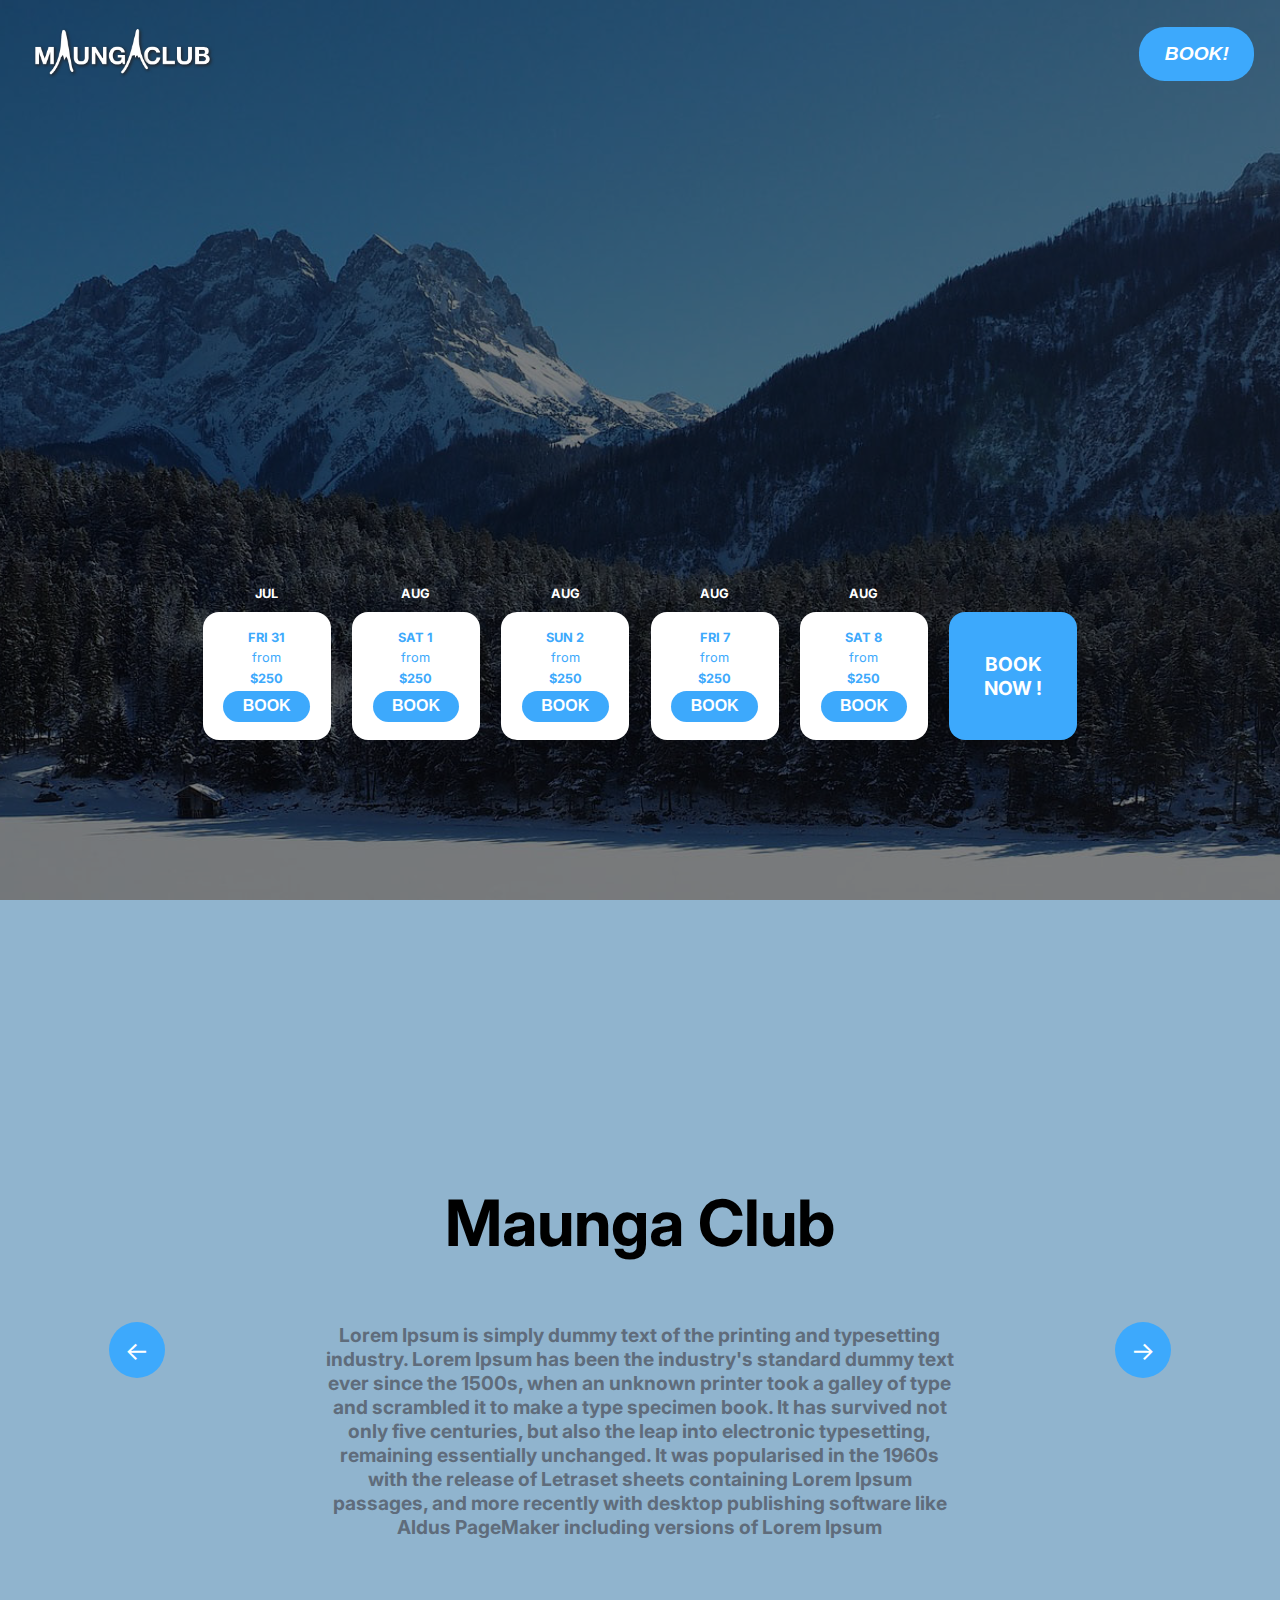
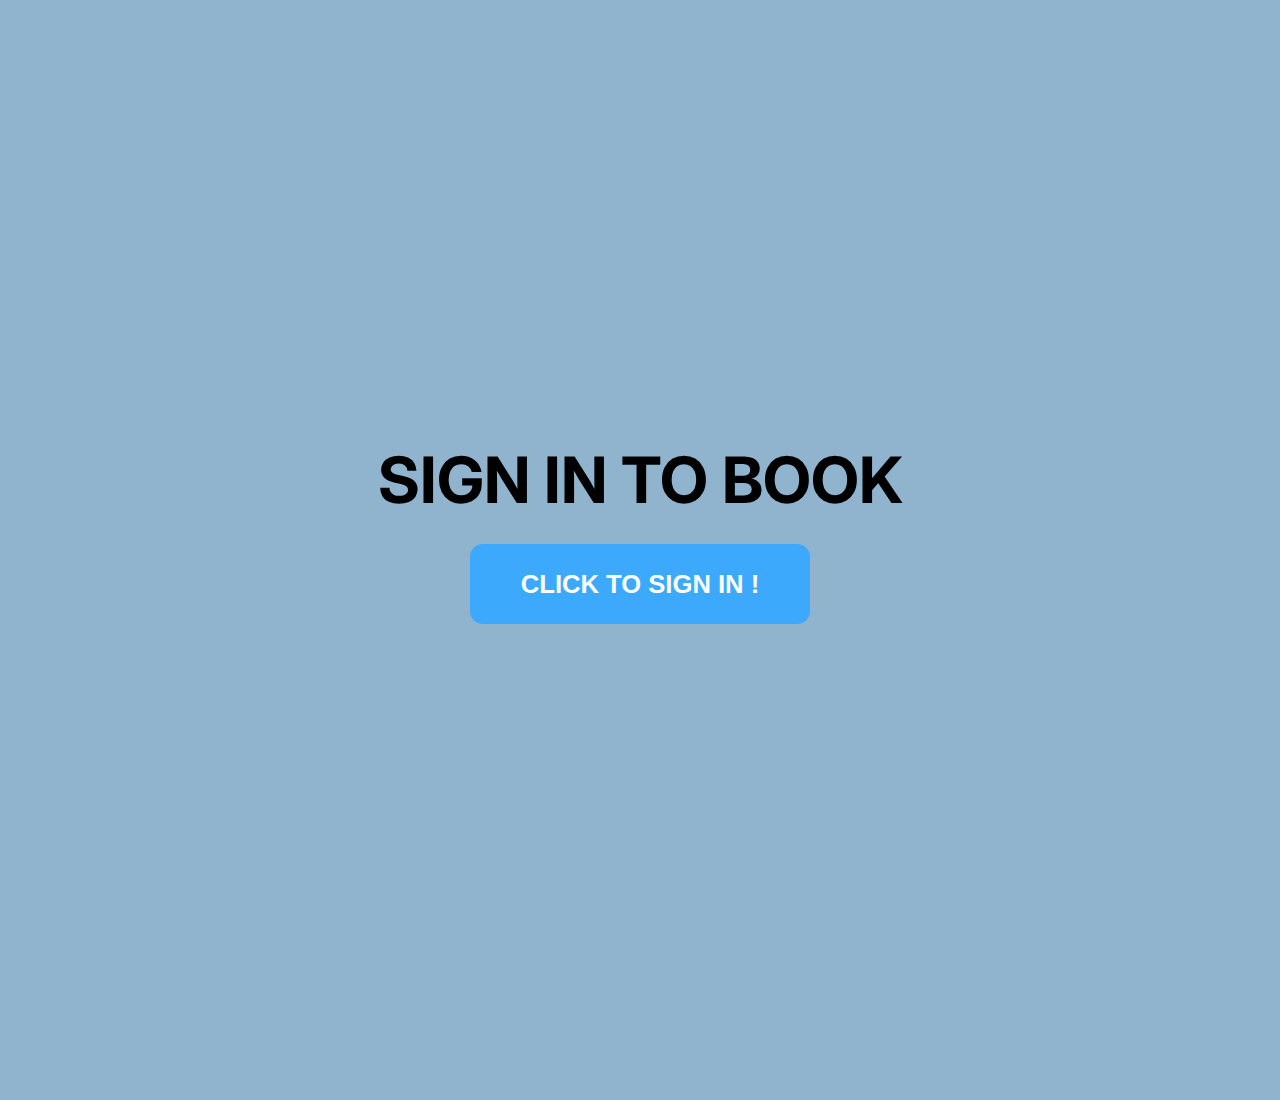
<file: index.html>
<!DOCTYPE html>
<html lang="en">
<head>
   <meta charset="UTF-8">
   <meta name="viewport" content="width=device-width, initial-scale=1.0">
   <title>Maunga Club</title>
   <meta name="description" content="Website about Maunga Club">

   <!-- CSS  -->
   <link rel="stylesheet" href="styles/global.css">
   <link rel="stylesheet" href="styles/cabin.css">
   <link rel="stylesheet" href="styles/homepage.css">
   <link rel="stylesheet" href="styles/auth.css">
   <link rel="stylesheet" href="styles/booking.css">
   
   <!-- Javascript -->
   <script src="javascript/aboutSlideAndCabinRender.js" defer></script>
   <script src="javascript/booking.js" defer></script>
   
   <!-- Fonts -->
   <link rel="preconnect" href="https://fonts.googleapis.com">
   <link rel="preconnect" href="https://fonts.gstatic.com" crossorigin>
   <link
      href="https://fonts.googleapis.com/css2?family=Belanosima:wght@400;600;700&family=Inter:wght@400;500;600;700;800;900&display=swap"
      rel="stylesheet">
   <!-- Logo Made by Clar -->
   <link rel="icon" href="images/MAUNGA_club_logo.jpg" type="image/x-icon">
</head>
<body style="background-color: #90b4ce;">
   <section style="border-color: black; border-width: 2px; background-image: url('/images/mountain_view_1.jpg'); background-repeat: no-repeat; background-size: cover; background-position: top; background-color: grey; background-blend-mode: multiply; position: relative; background-attachment: fixed;" id="homepage">

      <!-- Logo & Book button -->
      <div style="position: absolute; top: 2vw; display: flex; justify-content: space-between; width: 100%; align-items: center;">
         <img src="images/Maunga_Club_white.png" alt="company-logo"  class="company-logo">
         <button class="booking-button" onclick="scrollToID('booking-auth-div')">BOOK!</button>
      </div>

      <!-- Booking dates -->

      <div style="position: absolute; bottom: 12.5vw; width: 100%; display: flex; justify-content: center;">
         <div style="width: 70%; color: white; display: flex; justify-content: space-around; align-items: center;" id="available-dates" >
         </div>
      </div>
   </section>

   <!-- About slides and cabin slides -->

   <!-- About slide -->

   <section style="padding: 7.5vw 0vw; position: relative; display: flex; align-items: center; justify-content: space-around;">
      <div style="cursor: pointer; padding-left: 5vw;">
         <div style="font-size: 2vw; color: white; background-color: #3da9fc; border: none; padding: 1vw 1.25vw; border-radius: 20vw;" onclick="counterFunc('-1')">
            &larr;
         </div>
      </div>
      <div style="width: 60vw;" id="about-slide">
         
      </div>
      <div style="cursor: pointer; padding-right: 5vw;">
         <div style="font-size: 2vw; color: white; background-color: #3da9fc; border: none; padding: 1vw 1.25vw; border-radius: 20vw; " onclick="counterFunc('+1')">
            &rarr;
         </div>
      </div>
   </section>
   
   <section id="booking-auth-div">
      
   </section>
</body>
</html>
</file>
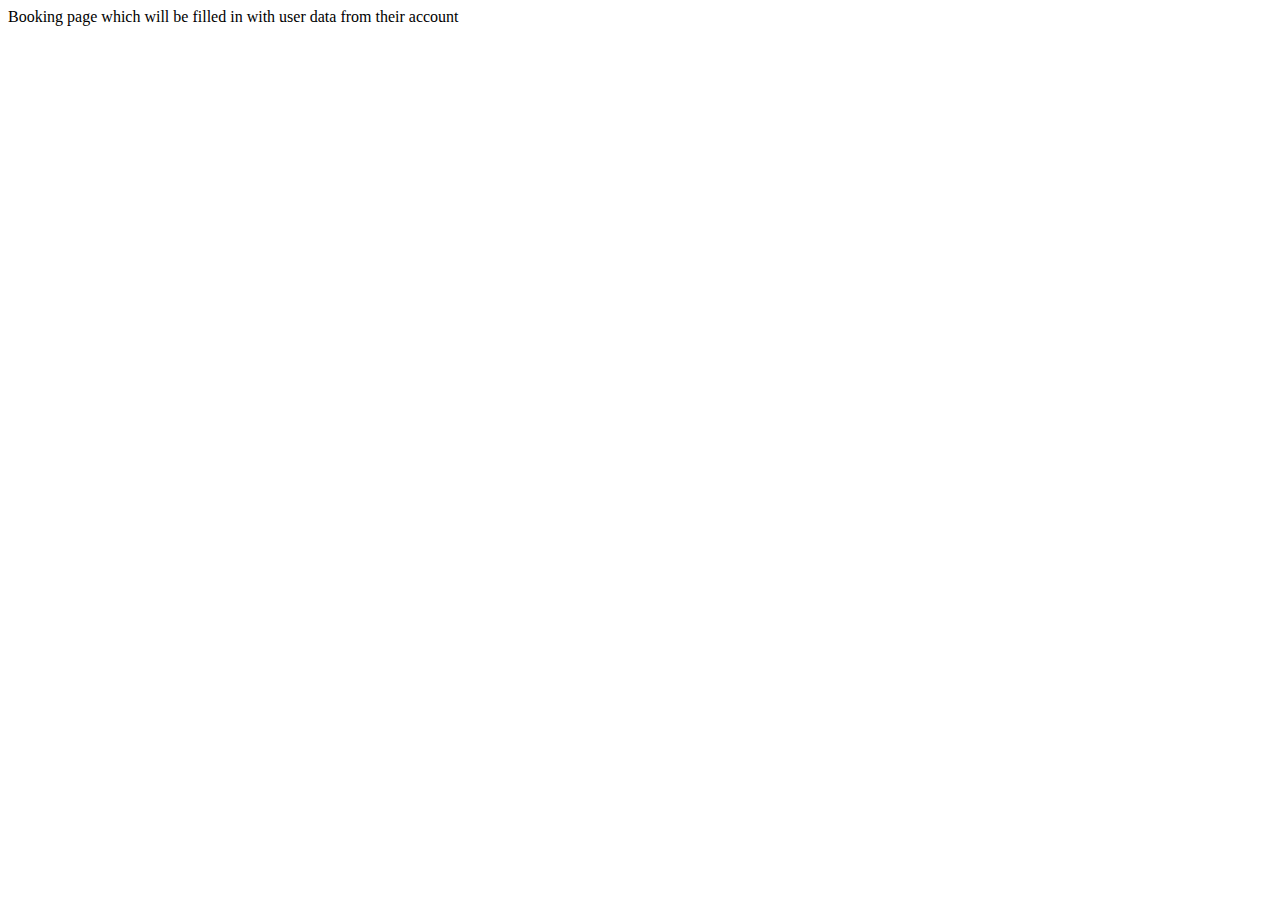
<file: booking.html>
<!DOCTYPE html>
<html lang="en">
<head>
   <meta charset="UTF-8">
   <meta name="viewport" content="width=device-width, initial-scale=1.0">
   <title>Document</title>
</head>
<body>
  <div>
   Booking page which will be filled in with user data from their account
  </div> 
</body>
</html>
</file>
<file: styles/global.css>
@keyframes button-slide-right {
   from {
      transform: translateX(130%);
      opacity: 0;
   } to {
      transform: translateX(0%);
      opacity: 1;
   }
}

@keyframes button-slide-left {
   from {
      transform: translateX(-130%);
      opacity: 0;
   } to {
      transform: translateX(0%);
      opacity: 1;
   }
}

@keyframes feature-slide-left {
   from {
      transform: translateX(-80%);
      opacity: 0;
   } to {
      transform: translateX(0%);
      opacity: 1;
   }
}

@keyframes home-page-slide-bottom {
   from {
      transform: translateY(120%);
      opacity: 0;
   } to {
      transform: translateY(0%);
      opacity: 1;
   }
}

@keyframes slide-up {
   from {
      transform: translateY(75%);
      opacity: 0;
   }
   to {
      transform: translateY(0%);
      opacity: 1;
   }   
}

@keyframes slide-up-extended {
   from {
      transform: translateY(120%);
      opacity: 0;
   }
   to {
      transform: translateY(0%);
      opacity: 1;
   }   
}

@keyframes slide-up-navigation {
   from {
      transform: translateY(250%);
      opacity: 0;
   }
   to {
      transform: translateY(0%);
      opacity: 1;
   }   
}

@keyframes booking-slide-up {
   from {
      transform: translateY(20%);
      opacity: 0;
   }
   to {
      transform: translateY(0%);
      opacity: 1;
   }   
}

@media (min-width: 0px) and (max-width: 960px) {
   section {
      height: 50vh !important;
   }
}

@media (min-width: 961px) and (max-width: 1200px) { 
   #homepage {
      height: 75vh !important;
   }

   section {
      height: 75vh !important;
      padding: 0px;
   }
}

* {
   box-sizing: border-box;
   font-size: 1vw;
}

body {
   margin: 0 !important; 
   padding: 0 !important;
   font-family: 'Belanosima', sans-serif;
   font-family: 'Inter', sans-serif;
   overscroll-behavior: none !important;
}

h1 {
   font-size: 5vw;
}

section {
   width: 100vw;
   height: 100vh;
}
</file>
<file: styles/cabin.css>
.about-slide-header,
.about-slide-paragraph,
.cabin-about-paragraph, 
.feature-container,
.cabin-gallery,
.cabin-gallery h3 {
   animation: slide-up 1s ease-in-out;
}

.feature-container {
   cursor: pointer;
   background-color: white;
   border-radius: 0.5vw;
   display: flex;
   padding: 1vw 1.5vw;
   align-items: center;
   position: relative;
}

.feature-icon {
   width: 3vw;
   height: 3vw;
   object-fit: contain;
   margin-right: 1vw;
}

.feature-description {
   animation-name: feature-slide-left;
   animation-timing-function: ease-in-out;
   margin: 0;
   font-size: 1vw;
}

.feature-container-bubble {
   opacity: 0;
   transition-duration: 250ms;
   transform: scale(0%);
   position: absolute;
   bottom: -3vw;
   background-color: #3da9fc;
   color: white;
   padding: 1vw 1.5vw;
   border-radius: 0.5vw;
   pointer-events: none;
   white-space: nowrap;
   text-align: center;
   font-weight: 600;
}

.feature-container:hover .feature-container-bubble {
   opacity: 1;
   transition-duration: 250ms;
   transform: scale(100%);
}

.cabin-gallery {
   margin-top: 5vw;
   width: 100%;
   background-color: white;
   height: 20vw;
   border-radius: 2vw;
   padding: 2vw;
   padding-top: 1.5vw;
   font-size: 1vw;
   font-weight: 600;
   display: flex;
   flex-direction: column;
   justify-content: space-between;
}

.cabin-gallery img {
   transition-duration: 250ms;
}

.cabin-gallery img:hover {
   transform: translateY(-5%);
   transition-duration: 250ms;
}

.cabin-image {
   width: 20vw;
   height: 20vw;
   border: 1vw solid white;
   border-radius: 1.5vw;
   align-self: flex-end;
   animation-name: slide-up;
   animation-duration: 1.2s;
   cursor: pointer;
}
</file>
<file: styles/homepage.css>
.company-logo {
   animation-name: button-slide-left;
   animation-duration: 1s;
   animation-timing-function: ease-in-out;
   width: 15vw;
   margin-left: 2vw;
}

.booking-button {
   animation-name: button-slide-right;
   animation-duration: 1s;
   animation-timing-function: ease-in-out;
   margin-right: 2vw;
   padding: 1.25vw 2vw;
   border-radius: 2vw;
   font-size: 1.5vw;
   font-weight: bolder;
   font-style: italic;
   border: none;
   color: white;
   background-color: #3da9fc;
   cursor: pointer;
   transition-duration: 200ms;
}

.booking-button:hover, .homepage-booking-container-button:hover, .sign-in-button:hover{
   background: black;
   transition-duration: 250ms;
}

.homepage-booking-container {
   width: 10vw;
   height: 10vw;
   background-color: white;
   border-radius: 1.25vw;
   color: #3da9fc;
   padding: 1vw;
   font-size: 1vw;
   display: flex;
   flex-direction: column;
   justify-content: space-evenly;
   align-items: center;
   animation-name: home-page-slide-bottom;
   animation-timing-function: ease-in-out;
   transition-duration: 200ms;
}

.homepage-booking-container:last-child {
   animation-duration: 2.4s;
   font-size: 1.5vw;
   text-align: center;
   font-weight: 700;
   background-color: #3da9fc;
   color: white;
   cursor: pointer;
   /* font-style: italic; */
}

.homepage-booking-container:last-child:hover {
   background-color: black;
   transition-duration: 200ms;

}

.homepage-booking-container:hover {
   transform: translateY(-10%);
   transition-duration: 200ms;
}

.homepage-booking-container p, .homepage-booking-container h3, .homepage-booking-container button {
   margin: 0;
}

.homepage-booking-container-button {
   border: none;
   background-color: #3da9fc;
   color: white;
   padding: 0.5vw 1.5vw;
   font-size: 1.25vw;
   font-weight: 700;
   border-radius: 1.5vw;
   cursor: pointer;
   transition-duration: 200ms;
}
</file>
<file: styles/auth.css>
.login-container {
   height: 60vw;
   display: flex;
   flex-direction: column;
   justify-content: center;
}

.login-container h1, .login-container button, .login-container input, .login-container label {
   animation: slide-up 0.8s ease-in-out;
}

.login-nav-div span {
   animation: slide-up-navigation 1s ease-in-out;
}

.login-label {
   margin-bottom: 2vw;
   font-weight: bold;
   font-size: 2.5vw;
   font-style: italic;
   color: #5F6C7B;
}

.login-input {
   color: #5F6C7B;
   width: 100%;
   border: none;
   height: 4vw;
   border-radius: 1vw;
   text-indent: 2vw;
   font-size: 1.5vw;
   color: black;
   font-weight: 600;
   outline: none;
   margin-bottom: 2vw;
}

.login-input::placeholder {
   color: #5F6C7B;
   font-size: 1.5vw;
   font-weight: 600;
}

.form-login-button {
   width: 100%;
   margin-bottom: 1vw;
}

.sign-in-button {
   padding: 2vw 4vw;
   font-size: 2vw;
   background-color: #3da9fc;
   border-radius: 1vw;
   color: white;
   border: none;
   font-weight: bold;
   cursor: pointer;
   font-weight: 900;
   transition-duration: 250ms;
}

.login-nav-div {
   cursor: pointer;
   width: 100%;
   display: flex;
   font-size: 1.25vw;
   font-weight: 700;
   font-style: italic;
   color: #5F6C7B;
}



.login-nav-div span:hover {
   text-decoration: underline;
}

input[type="file"] {
   cursor: pointer;
   font-weight: 600;
   background-color: white;
   margin-bottom: 2vw;
   border-radius: 1vw;
   font-size: 1.5vw;
   outline: none;
   white-space: nowrap;
   border: none;
   font-size: 1.5vw;
}

::-webkit-file-upload-button {
   color: white;
   border-radius: 1vw;
   border-top-right-radius: 0;
   border-bottom-right-radius: 0;
   margin-right: 1vw;
   outline: none;
   padding: 1.15vw;
   border: none;
   transition-duration: 250ms;
   cursor: pointer;
   font-weight: 600;
   background-color: #3da9fc;
}

::-webkit-file-upload-button:hover {
   background-color: black;
   content: "Browse..";
   transition-duration: 250ms;
}
</file>
<file: styles/booking.css>
#calendar {
   display: grid;
   grid-template-columns: 2.25vw 2.25vw 2.25vw 2.25vw 2.25vw 2.25vw 2.25vw;
   grid-template-rows: 2.25vw 2.25vw 2.25vw 2.25vw 2.25vw 2.25vw 2.25vw;
   gap: 1vw;
   place-content: center;
}

#calendar div {
   display: flex;
   justify-content: center;
   align-items: center;
   border-radius: 2vw;
   font-weight: 600;
   transition-duration: 250ms;
}

#calendar div:nth-child(7n):hover,
#calendar div:nth-child(7n - 1):hover,
#calendar div:nth-child(7n + 1):hover{
   transition-duration: 250ms;
   background-color: #5F6C7B;
   color: white !important;
}

#calendar div:nth-child(7n), #calendar div:nth-child(7n - 1), #calendar div:nth-child(7n + 1){
   color: #EF4565;
   cursor: pointer;
}

#calendar div:nth-child(1), 
#calendar div:nth-child(2),
#calendar div:nth-child(3),
#calendar div:nth-child(4),
#calendar div:nth-child(5),
#calendar div:nth-child(6),
#calendar div:nth-child(7){
   background-color: transparent !important;
   color: black !important;
}

.booking-container {
   display: flex;
   justify-content: space-between;
}

.booking-container .div {
   position: relative;
   width: 16vw;
   height: 16vw;
   border-radius: 1.5vw;
   display: flex;
   justify-content: center;
   align-items: center;
   font-size: 2vw;
   font-weight: 700;
   color: white;
   animation: booking-slide-up ease-in-out;
}

.booking-hover-button {
   cursor: pointer;
   position: absolute;
   top: 0;
   bottom: 0;
   right: 0;
   left: 0;
   z-index: 10;
   background-color: #3da9fc;
   border-radius: 1.5vw;
   justify-content: center;
   display: flex;
   align-items: center;
   font-size: 2vw;
   font-weight: 700;
   color: white;
   opacity: 0;
   transition-duration: 250ms;
}

.booking-container .div:hover .booking-hover-button {
   transition-duration: 250ms;
   opacity: 1;
}

.month-arrows {
   cursor: pointer;
   font-size: 2vw;
}

.calendar-colours {
   margin-right: 1vw;
   border-radius: 0.75vw;
   animation: slide-up 1s ease-in-out;
   width: 3vw;
   height: 3vw;
}
</file>
